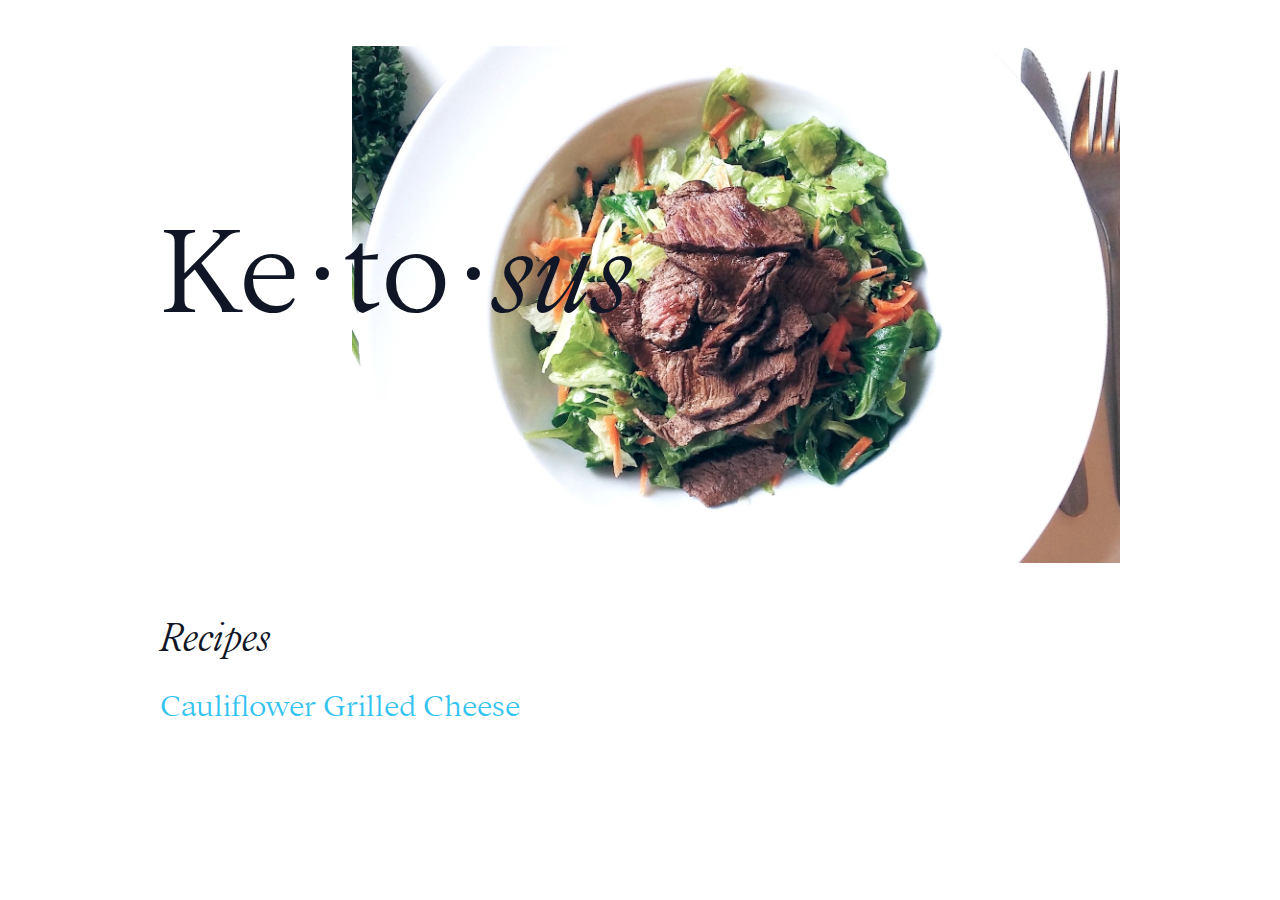
<file: index.html>
<!DOCTYPE html>
<html lang="en">
<head>

  <meta charset="utf-8">
  <title>Ketosus</title>
  <meta name="description" content="">
  <meta name="author" content="">

  <meta name="viewport" content="width=device-width, initial-scale=1">

  <link rel="stylesheet" href="css/normalize.css">
  <link rel="stylesheet" href="css/skeleton.css">
  <link rel="stylesheet" href="css/kylesheet.css">
  <link rel="apple-touch-icon-precomposed" sizes="57x57" href="favicons/apple-touch-icon-57x57.png" />
  <link rel="apple-touch-icon-precomposed" sizes="114x114" href="favicons/apple-touch-icon-114x114.png" />
  <link rel="apple-touch-icon-precomposed" sizes="72x72" href="favicons/apple-touch-icon-72x72.png" />
  <link rel="apple-touch-icon-precomposed" sizes="144x144" href="favicons/apple-touch-icon-144x144.png" />
  <link rel="apple-touch-icon-precomposed" sizes="60x60" href="favicons/apple-touch-icon-60x60.png" />
  <link rel="apple-touch-icon-precomposed" sizes="120x120" href="favicons/apple-touch-icon-120x120.png" />
  <link rel="apple-touch-icon-precomposed" sizes="76x76" href="favicons/apple-touch-icon-76x76.png" />
  <link rel="apple-touch-icon-precomposed" sizes="152x152" href="favicons/apple-touch-icon-152x152.png" />
  <link rel="icon" type="image/png" href="favicons/favicon-196x196.png" sizes="196x196" />
  <link rel="icon" type="image/png" href="favicons/favicon-96x96.png" sizes="96x96" />
  <link rel="icon" type="image/png" href="favicons/favicon-32x32.png" sizes="32x32" />
  <link rel="icon" type="image/png" href="favicons/favicon-16x16.png" sizes="16x16" />
  <link rel="icon" type="image/png" href="favicons/favicon-128.png" sizes="128x128" />
  <meta name="application-name" content="&nbsp;"/>
  <meta name="msapplication-TileColor" content="#FFFFFF" />
  <meta name="msapplication-TileImage" content="favicons/mstile-144x144.png" />
  <meta name="msapplication-square70x70logo" content="favicons/mstile-70x70.png" />
  <meta name="msapplication-square150x150logo" content="favicons/mstile-150x150.png" />
  <meta name="msapplication-wide310x150logo" content="favicons/mstile-310x150.png" />
  <meta name="msapplication-square310x310logo" content="favicons/mstile-310x310.png" />
</head>
<body>
  

  <div class="half-space"></div>

  <div class="container container--hero hero-container">
    <img src="images/steak-salad--faded.jpg" alt="" class="img-responsive image--hero">
    <h1 class="text--light text--hero">Ke&#8202;&middot;&#8202;to&#8202;&middot;&#8202;<em>sus</em></h1>
  </div>

  <div class="container">
    <div class="row">
      <h3><em>Recipes</em></h3>
      <h4 class="text--light"><a href="cauliflower-grilled-cheese.html">Cauliflower Grilled Cheese</a></h4>
    </div>
  </div>
  
</body>
<script src='http://cdnjs.cloudflare.com/ajax/libs/jquery/2.1.3/jquery.min.js'></script>
<script src='js/app.js'></script>
<script>
;(function(){
  function id(v){return document.getElementById(v); }
  function loadbar() {
    var ovrl = id("loading-overlay"),
        prog = id("loading-progress"),
        stat = id("loading-progstat"),
        img = document.images,
        c = 0;
        tot = img.length;

    function imgLoaded(){
      c += 1;
      var perc = ((100/tot*c) << 0) +"%";
      prog.style.width = perc;
      stat.innerHTML = "Loading "+ perc;
      if(c===tot) return doneLoading();
    }
    function doneLoading(){
      ovrl.style.opacity = 0;
      setTimeout(function(){
        ovrl.style.display = "none";
      }, 1200);
    }
    for(var i=0; i<tot; i++) {
      var tImg     = new Image();
      tImg.onload  = imgLoaded;
      tImg.onerror = imgLoaded;
      tImg.src     = img[i].src;
    }
  }
  document.addEventListener('DOMContentLoaded', loadbar, false);
}());
</script>
</html>
</file>
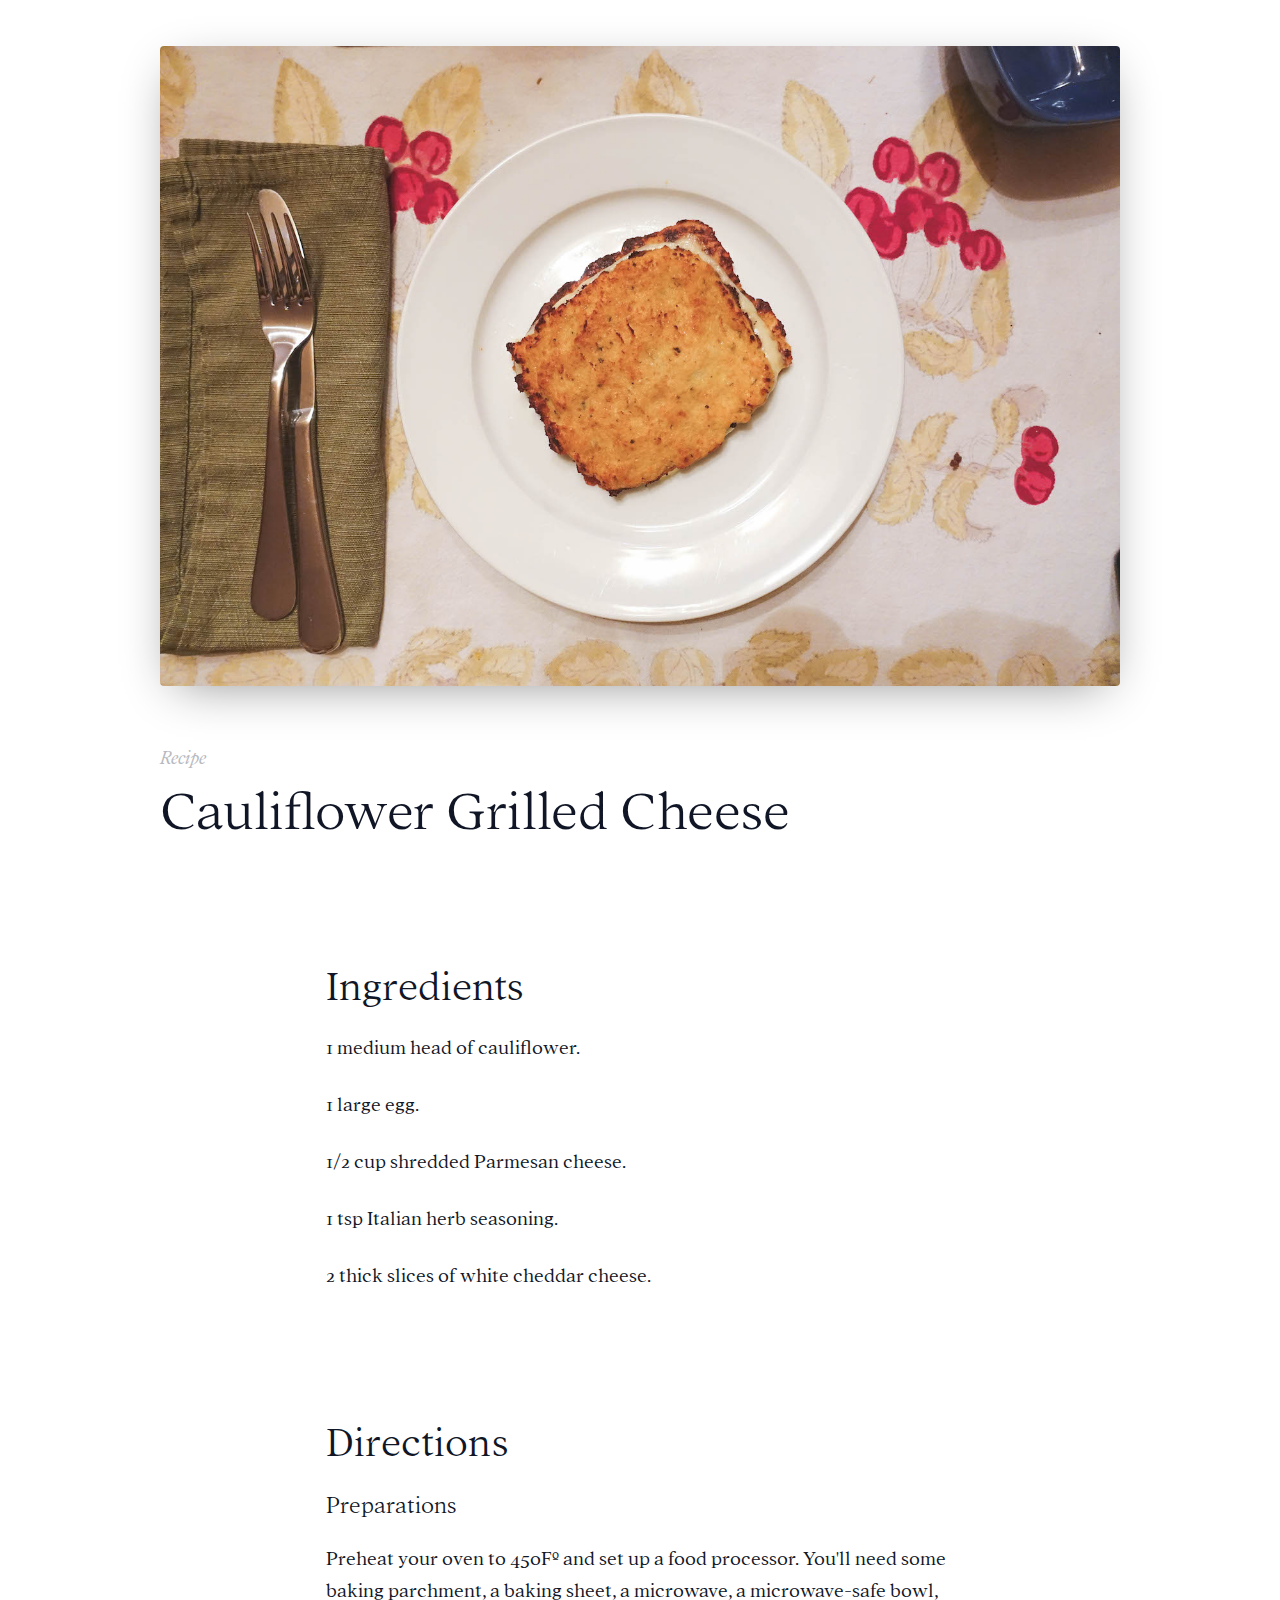
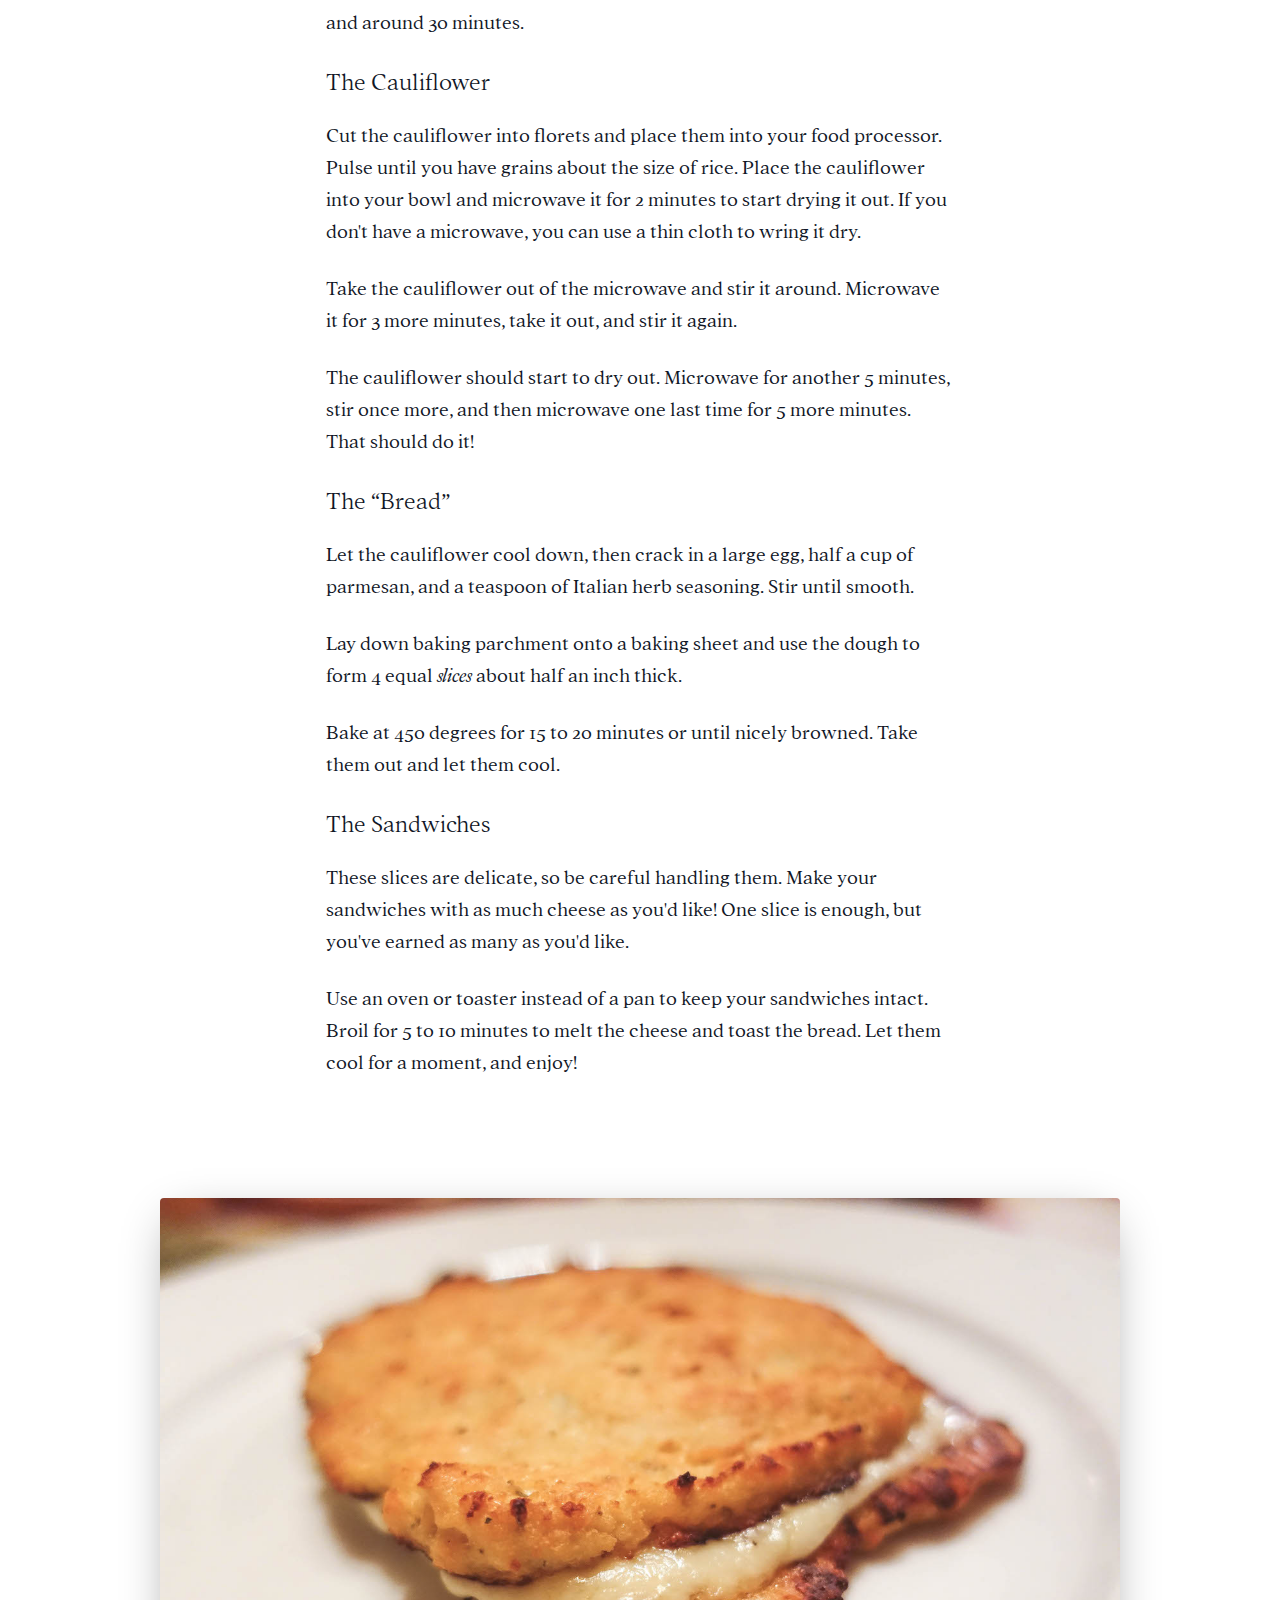
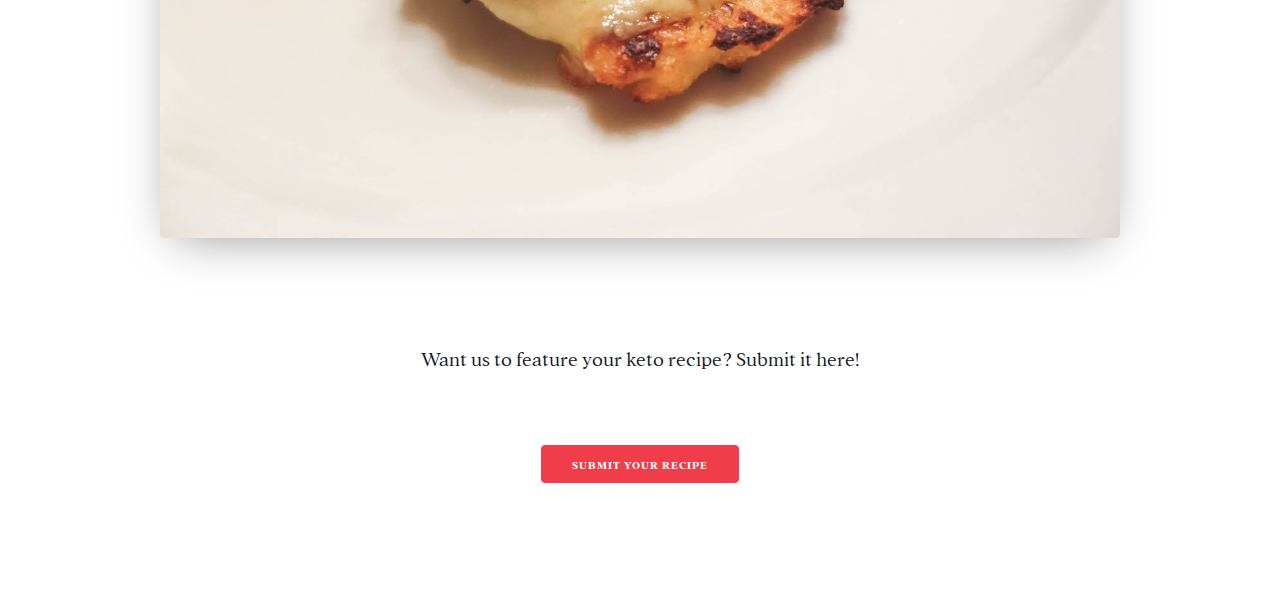
<file: cauliflower-grilled-cheese.html>
<!DOCTYPE html>
<html lang="en">
<head>

  <meta charset="utf-8">
  <title>Ketosus</title>
  <meta name="description" content="">
  <meta name="author" content="">

  <meta name="viewport" content="width=device-width, initial-scale=1">

  <link rel="stylesheet" href="css/normalize.css">
  <link rel="stylesheet" href="css/skeleton.css">
  <link rel="stylesheet" href="css/kylesheet.css">
  <link rel="apple-touch-icon-precomposed" sizes="57x57" href="favicons/apple-touch-icon-57x57.png" />
  <link rel="apple-touch-icon-precomposed" sizes="114x114" href="favicons/apple-touch-icon-114x114.png" />
  <link rel="apple-touch-icon-precomposed" sizes="72x72" href="favicons/apple-touch-icon-72x72.png" />
  <link rel="apple-touch-icon-precomposed" sizes="144x144" href="favicons/apple-touch-icon-144x144.png" />
  <link rel="apple-touch-icon-precomposed" sizes="60x60" href="favicons/apple-touch-icon-60x60.png" />
  <link rel="apple-touch-icon-precomposed" sizes="120x120" href="favicons/apple-touch-icon-120x120.png" />
  <link rel="apple-touch-icon-precomposed" sizes="76x76" href="favicons/apple-touch-icon-76x76.png" />
  <link rel="apple-touch-icon-precomposed" sizes="152x152" href="favicons/apple-touch-icon-152x152.png" />
  <link rel="icon" type="image/png" href="favicons/favicon-196x196.png" sizes="196x196" />
  <link rel="icon" type="image/png" href="favicons/favicon-96x96.png" sizes="96x96" />
  <link rel="icon" type="image/png" href="favicons/favicon-32x32.png" sizes="32x32" />
  <link rel="icon" type="image/png" href="favicons/favicon-16x16.png" sizes="16x16" />
  <link rel="icon" type="image/png" href="favicons/favicon-128.png" sizes="128x128" />
  <meta name="application-name" content="&nbsp;"/>
  <meta name="msapplication-TileColor" content="#FFFFFF" />
  <meta name="msapplication-TileImage" content="favicons/mstile-144x144.png" />
  <meta name="msapplication-square70x70logo" content="favicons/mstile-70x70.png" />
  <meta name="msapplication-square150x150logo" content="favicons/mstile-150x150.png" />
  <meta name="msapplication-wide310x150logo" content="favicons/mstile-310x150.png" />
  <meta name="msapplication-square310x310logo" content="favicons/mstile-310x310.png" />
</head>
<body>
  

  <div class="half-space"></div>

  <div class="container container--hero">
    <div class="row">
      <img src="images/cauliflower-grilled-cheese.jpg" alt="" class="img-responsive kyle-shadow">
    </div>
    <div class="half-space"></div>
    <div class="row">
      <div class="twelve columns">
        <p class="no-bottom kyle-gray"><em>Recipe</em></p>
        <h1 class="text--light">Cauliflower Grilled Cheese</h1>
      </div>
    </div>
  </div>

  <div class="space"></div>

  <div class="container">
    <div class="row">
      <div class="eight columns offset-by-two">
        <h3 class="text--light">Ingredients</h3>
        <p>1 medium head of cauliflower.</p>
        <p>1 large egg.</p>
        <p>1/2 cup shredded Parmesan cheese.</p>
        <p>1 tsp Italian herb seasoning.</p>
        <p>2 thick slices of white cheddar cheese.</p>
      </div>
    </div>
  </div>

  <div class="space"></div>

  <div class="container">
    <div class="row">
      <div class="eight columns offset-by-two">
        <h3 class="text--light">Directions</h3>
        <h5 class="text--light">Preparations</h5>
        <p>Preheat your oven to 450Fº and set up a food processor. You'll need some baking parchment, a baking sheet, a microwave, a microwave-safe bowl, and around 30 minutes.</p>
        <h5 class="text--light">The Cauliflower</h5>
        <p>Cut the cauliflower into florets and place them into your food processor. Pulse until you have grains about the size of rice. Place the cauliflower into your bowl and microwave it for 2 minutes to start drying it out. If you don't have a microwave, you can use a thin cloth to wring it dry.</p>
        <p>Take the cauliflower out of the microwave and stir it around. Microwave it for 3 more minutes, take it out, and stir it again.</p>
        <p>The cauliflower should start to dry out. Microwave for another 5 minutes, stir once more, and then microwave one last time for 5 more minutes. That should do it!</p>
        <h5 class="text--light">The &ldquo;Bread&rdquo;</h5>
        <p>Let the cauliflower cool down, then crack in a large egg, half a cup of parmesan, and a teaspoon of Italian herb seasoning. Stir until smooth.</p>
        <p>Lay down baking parchment onto a baking sheet and use the dough to form 4 equal <em>slices</em> about half an inch thick.</p>
        <p>Bake at 450 degrees for 15 to 20 minutes or until nicely browned. Take them out and let them cool.</p>
        <h5 class="text--light">The Sandwiches</h5>
        <p>These slices are delicate, so be careful handling them. Make your sandwiches with as much cheese as you'd like! One slice is enough, but you've earned as many as you'd like.</p>
        <p>Use an oven or toaster instead of a pan to keep your sandwiches intact. Broil for 5 to 10 minutes to melt the cheese and toast the bread. Let them cool for a moment, and enjoy!</p>
      </div>
    </div>
  </div>

  <div class="space"></div>

  <div class="container">
    <img src="images/cauliflower-grilled-cheese-2.jpg" alt="" class="img-responsive kyle-shadow">
  </div>

  <div class="space"></div>

  <div class="container">
    <div class="row center">
      <p>Want us to feature your keto recipe? Submit it here!</p>
      <div class="half-space"></div>
      <a class="button button-primary" href="https://kyle389.typeform.com/to/bEIXvF" target="_blank">Submit Your Recipe</a>
    </div>
  </div>

  <div class="space"></div>
  
</body>
<script src='http://cdnjs.cloudflare.com/ajax/libs/jquery/2.1.3/jquery.min.js'></script>
<script src='js/app.js'></script>
<script>
;(function(){
  function id(v){return document.getElementById(v); }
  function loadbar() {
    var ovrl = id("loading-overlay"),
        prog = id("loading-progress"),
        stat = id("loading-progstat"),
        img = document.images,
        c = 0;
        tot = img.length;

    function imgLoaded(){
      c += 1;
      var perc = ((100/tot*c) << 0) +"%";
      prog.style.width = perc;
      stat.innerHTML = "Loading "+ perc;
      if(c===tot) return doneLoading();
    }
    function doneLoading(){
      ovrl.style.opacity = 0;
      setTimeout(function(){
        ovrl.style.display = "none";
      }, 1200);
    }
    for(var i=0; i<tot; i++) {
      var tImg     = new Image();
      tImg.onload  = imgLoaded;
      tImg.onerror = imgLoaded;
      tImg.src     = img[i].src;
    }
  }
  document.addEventListener('DOMContentLoaded', loadbar, false);
}());
</script>
</html>
</file>
<file: css/skeleton.css>
/*
* Skeleton V2.0.4
* Copyright 2014, Dave Gamache
* www.getskeleton.com
* Free to use under the MIT license.
* http://www.opensource.org/licenses/mit-license.php
* 12/29/2014
*/


/* Table of contents
––––––––––––––––––––––––––––––––––––––––––––––––––
- Grid
- Base Styles
- Typography
- Links
- Buttons
- Forms
- Lists
- Code
- Tables
- Spacing
- Utilities
- Clearing
- Media Queries
*/


/* Grid
–––––––––––––––––––––––––––––––––––––––––––––––––– */
.container {
  position: relative;
  width: 100%;
  max-width: 960px;
  margin: 0 auto;
  padding: 0 20px;
  box-sizing: border-box; }
.column,
.columns {
  width: 100%;
  float: left;
  box-sizing: border-box; }

/* For devices larger than 400px */
@media (min-width: 400px) {
  .container {
    width: 85%;
    padding: 0; }
}

/* For devices larger than 550px */
@media (min-width: 550px) {
  .container {
    width: 80%; }
  .column,
  .columns {
    margin-left: 4%; }
  .column:first-child,
  .columns:first-child {
    margin-left: 0; }

  .one.column,
  .one.columns                    { width: 4.66666666667%; }
  .two.columns                    { width: 13.3333333333%; }
  .three.columns                  { width: 22%;            }
  .four.columns                   { width: 30.6666666667%; }
  .five.columns                   { width: 39.3333333333%; }
  .six.columns                    { width: 48%;            }
  .seven.columns                  { width: 56.6666666667%; }
  .eight.columns                  { width: 65.3333333333%; }
  .nine.columns                   { width: 74.0%;          }
  .ten.columns                    { width: 82.6666666667%; }
  .eleven.columns                 { width: 91.3333333333%; }
  .twelve.columns                 { width: 100%; margin-left: 0; }

  .one-third.column               { width: 30.6666666667%; }
  .two-thirds.column              { width: 65.3333333333%; }

  .one-half.column                { width: 48%; }

  /* Offsets */
  .offset-by-one.column,
  .offset-by-one.columns          { margin-left: 8.66666666667%; }
  .offset-by-two.column,
  .offset-by-two.columns          { margin-left: 17.3333333333%; }
  .offset-by-three.column,
  .offset-by-three.columns        { margin-left: 26%;            }
  .offset-by-four.column,
  .offset-by-four.columns         { margin-left: 34.6666666667%; }
  .offset-by-five.column,
  .offset-by-five.columns         { margin-left: 43.3333333333%; }
  .offset-by-six.column,
  .offset-by-six.columns          { margin-left: 52%;            }
  .offset-by-seven.column,
  .offset-by-seven.columns        { margin-left: 60.6666666667%; }
  .offset-by-eight.column,
  .offset-by-eight.columns        { margin-left: 69.3333333333%; }
  .offset-by-nine.column,
  .offset-by-nine.columns         { margin-left: 78.0%;          }
  .offset-by-ten.column,
  .offset-by-ten.columns          { margin-left: 86.6666666667%; }
  .offset-by-eleven.column,
  .offset-by-eleven.columns       { margin-left: 95.3333333333%; }

  .offset-by-one-third.column,
  .offset-by-one-third.columns    { margin-left: 34.6666666667%; }
  .offset-by-two-thirds.column,
  .offset-by-two-thirds.columns   { margin-left: 69.3333333333%; }

  .offset-by-one-half.column,
  .offset-by-one-half.columns     { margin-left: 52%; }

}


/* Base Styles
–––––––––––––––––––––––––––––––––––––––––––––––––– */
/* NOTE
html is set to 62.5% so that all the REM measurements throughout Skeleton
are based on 10px sizing. So basically 1.5rem = 15px :) */
html {
  font-size: 62.5%; }
body {
  font-size: 2em; /* currently ems cause chrome bug misinterpreting rems on body element */
  line-height: 1.6;
  font-weight: 300;
  font-family: "A-Serif", "Raleway", "HelveticaNeue", "Helvetica Neue", Helvetica, Arial, sans-serif;
  color: #222; }

/* Typography
–––––––––––––––––––––––––––––––––––––––––––––––––– */
h1, h2, h3, h4, h5, h6 {
  margin-top: 0;
  margin-bottom: 2rem;}
h1 { font-size: 4.6rem; line-height: 1.2;  letter-spacing: 0;}
h2 { font-size: 3.2rem; line-height: 1.25; letter-spacing: 0; }
h3 { font-size: 3.2rem; line-height: 1.3;  letter-spacing: 0; }
h4 { font-size: 2.6rem; line-height: 1.35; letter-spacing: 0; }
h5 { font-size: 2.4rem; line-height: 1.5;  letter-spacing: 0; }
h6 { font-size: 1.5rem; line-height: 1.6;  letter-spacing: 0; }

/* Larger than phablet */
@media (min-width: 550px) {
  h1 { font-size: 5.6rem; }
  h2 { font-size: 4.8rem; }
  h3 { font-size: 4.2rem; }
  h4 { font-size: 3.2rem; }
  h5 { font-size: 2.4rem; }
  h6 { font-size: 1.5rem; }
}

p {
  margin-top: 0; }


/* Links
–––––––––––––––––––––––––––––––––––––––––––––––––– */
a {
  color: #1EAEDB; }
a:hover {
  color: #0FA0CE; }


/* Buttons
–––––––––––––––––––––––––––––––––––––––––––––––––– */
.button,
button,
input[type="submit"],
input[type="reset"],
input[type="button"] {
  display: inline-block;
  height: 38px;
  padding: 0 30px;
  color: #555;
  text-align: center;
  font-size: 11px;
  font-weight: 600;
  line-height: 38px;
  letter-spacing: .1rem;
  text-transform: uppercase;
  text-decoration: none;
  white-space: nowrap;
  background-color: transparent;
  border-radius: 4px;
  border: 1px solid #bbb;
  cursor: pointer;
  box-sizing: border-box; }
.button:hover,
button:hover,
input[type="submit"]:hover,
input[type="reset"]:hover,
input[type="button"]:hover,
.button:focus,
button:focus,
input[type="submit"]:focus,
input[type="reset"]:focus,
input[type="button"]:focus {
  color: #333;
  border-color: #888;
  outline: 0; }
.button.button-primary,
button.button-primary,
input[type="submit"].button-primary,
input[type="reset"].button-primary,
input[type="button"].button-primary {
  color: #FFF;
  background-color: #EF3E4A;
  border-color: #EF3E4A; }
.button.button-primary:hover,
button.button-primary:hover,
input[type="submit"].button-primary:hover,
input[type="reset"].button-primary:hover,
input[type="button"].button-primary:hover,
.button.button-primary:focus,
button.button-primary:focus,
input[type="submit"].button-primary:focus,
input[type="reset"].button-primary:focus,
input[type="button"].button-primary:focus {
  color: #FFF;
  background-color: #D41D29;
  border-color: #D41D29; }


/* Forms
–––––––––––––––––––––––––––––––––––––––––––––––––– */
input[type="email"],
input[type="number"],
input[type="search"],
input[type="text"],
input[type="tel"],
input[type="url"],
input[type="password"],
textarea,
select {
  height: 38px;
  padding: 6px 10px; /* The 6px vertically centers text on FF, ignored by Webkit */
  background-color: #fff;
  border: 1px solid #D1D1D1;
  border-radius: 4px;
  box-shadow: none;
  box-sizing: border-box; }
/* Removes awkward default styles on some inputs for iOS */
input[type="email"],
input[type="number"],
input[type="search"],
input[type="text"],
input[type="tel"],
input[type="url"],
input[type="password"],
textarea {
  -webkit-appearance: none;
     -moz-appearance: none;
          appearance: none; }
textarea {
  min-height: 65px;
  padding-top: 6px;
  padding-bottom: 6px; }
input[type="email"]:focus,
input[type="number"]:focus,
input[type="search"]:focus,
input[type="text"]:focus,
input[type="tel"]:focus,
input[type="url"]:focus,
input[type="password"]:focus,
textarea:focus,
select:focus {
  border: 1px solid #33C3F0;
  outline: 0; }
label,
legend {
  display: block;
  margin-bottom: .5rem;
  font-weight: 600; }
fieldset {
  padding: 0;
  border-width: 0; }
input[type="checkbox"],
input[type="radio"] {
  display: inline; }
label > .label-body {
  display: inline-block;
  margin-left: .5rem;
  font-weight: normal; }


/* Lists
–––––––––––––––––––––––––––––––––––––––––––––––––– */
ul {
  list-style: circle inside; }
ol {
  list-style: decimal inside; }
ol, ul {
  padding-left: 0;
  margin-top: 0; }
ul ul,
ul ol,
ol ol,
ol ul {
  margin: 1.5rem 0 1.5rem 3rem;
  font-size: 90%; }
li {
  margin-bottom: 1rem;
  list-style-position: outside; 
  margin-left: 2rem;}


/* Code
–––––––––––––––––––––––––––––––––––––––––––––––––– */
code {
  padding: .2rem .5rem;
  margin: 0 .2rem;
  font-size: 90%;
  white-space: nowrap;
  background: #F1F1F1;
  border: 1px solid #E1E1E1;
  border-radius: 4px; }
pre > code {
  display: block;
  padding: 1rem 1.5rem;
  white-space: pre; }


/* Tables
–––––––––––––––––––––––––––––––––––––––––––––––––– */
th,
td {
  padding: 12px 15px;
  text-align: left;
  border-bottom: 1px solid #E1E1E1; }
th:first-child,
td:first-child {
  padding-left: 0; }
th:last-child,
td:last-child {
  padding-right: 0; }


/* Spacing
–––––––––––––––––––––––––––––––––––––––––––––––––– */
button,
.button {
  margin-bottom: 1rem; }
input,
textarea,
select,
fieldset {
  margin-bottom: 1.5rem; }
pre,
blockquote,
dl,
figure,
table,
p,
ul,
ol,
form {
  margin-bottom: 2.5rem; }


/* Utilities
–––––––––––––––––––––––––––––––––––––––––––––––––– */
.u-full-width {
  width: 100%;
  box-sizing: border-box; }
.u-max-full-width {
  max-width: 100%;
  box-sizing: border-box; }
.u-pull-right {
  float: right; }
.u-pull-left {
  float: left; }


/* Misc
–––––––––––––––––––––––––––––––––––––––––––––––––– */
hr {
  margin-top: 3rem;
  margin-bottom: 3.5rem;
  border-width: 0;
  border-top: 1px solid #E1E1E1; }


/* Clearing
–––––––––––––––––––––––––––––––––––––––––––––––––– */

/* Self Clearing Goodness */
.container:after,
.row:after,
.u-cf {
  content: "";
  display: table;
  clear: both; }


/* Media Queries
–––––––––––––––––––––––––––––––––––––––––––––––––– */
/*
Note: The best way to structure the use of media queries is to create the queries
near the relevant code. For example, if you wanted to change the styles for buttons
on small devices, paste the mobile query code up in the buttons section and style it
there.
*/


/* Larger than mobile */
@media (min-width: 400px) {}

/* Larger than phablet (also point when grid becomes active) */
@media (min-width: 550px) {}

/* Larger than tablet */
@media (min-width: 750px) {}

/* Larger than desktop */
@media (min-width: 1000px) {}

/* Larger than Desktop HD */
@media (min-width: 1200px) {}
</file>
<file: css/kylesheet.css>
@font-face {
  font-family: 'A-Serif';
  src: url('../fonts/A-Light.eot');
  src: url('../fonts/A-Light.woff2') format('woff2'), 
       url('../fonts/A-Light.woff') format('woff');
  font-weight: 300;
  font-style: normal;
}

@font-face {
  font-family: 'A-Serif';
  src: url('../fonts/A-LightItalic.eot');
  src: url('../fonts/A-LightItalic.woff2') format('woff2'), 
       url('../fonts/A-LightItalic.woff') format('woff');
  font-weight: 300;
  font-style: italic;
}

@font-face {
  font-family: 'A-Serif';
  src: url('../fonts/A-Bold.eot'); 
  src: url('../fonts/A-Bold.woff2') format('woff2'), 
       url('../fonts/A-Bold.woff') format('woff');
  font-weight: 900;
  font-style: normal;
}

@font-face {
  font-family: 'A-Serif';
  src: url('../fonts/A-BoldItalic.eot'); 
  src: url('../fonts/A-BoldItalic.woff2') format('woff2'), 
       url('../fonts/A-BoldItalic.woff') format('woff');
  font-weight: 900;
  font-style: italic;
}

@font-face {
  font-family: 'A-Serif';
  src: url('../fonts/A-Thin.eot');
  src: url('../fonts/A-Thin.woff2') format('woff2'), 
       url('../fonts/A-Thin.woff') format('woff');
  font-weight: 100;
  font-style: normal;
}

@font-face {
  font-family: 'A-Serif';
  src: url('../fonts/A-ThinItalic.eot');
  src: url('../fonts/A-ThinItalic.woff2') format('woff2'), 
       url('../fonts/A-ThinItalic.woff') format('woff');
  font-weight: 100;
  font-style: italic;
}

html {
	height: 100%;
}
body {
	height: 100%;
	font-family: "A-Serif", "Helvetica Neue", "Yantramanav";
	color: #101626;
	background-color: #ffffff;
}
#loading-overlay{
  position:fixed;
  z-index:99999;
  top:0;
  left:0;
  bottom:0;
  right:0;
  transition: 1s 0.4s;
}
#loading-progress{
  height:2px;
  background:#33C3F0;
  position:absolute;
  width:0;
  top:0;
}
#loading-progstat{
  display: none
}
.pull-left {
  float: left;
}
.pull-right {
  float: right;
}
.center {
  text-align: center;
}
.announcement {
  text-align: center;
  color: #fff;
  background-color: #4967B3;
}
.portfolio-link {
  margin-top: 20px;
  float: right;
}
.portfolio-link a {
  color: #33C3F0;
  border: none;
}
.kyle-blue {
	color: #33C3F0;
}
.kyle-white {
	color: #FFFFFA;
}
.gone-blue {
  color: #44b6ff;
}
.gray {
  color: #909090;
}
.kyle-gray {
  color: #B7B9BE;
}
.smaller {
  font-size: .9em
}
.smallest {
  font-size: .8em;
}
.kyle-shadow {
  border-radius: 4px;
  -webkit-box-shadow: 0px 12px 48px -16px rgba(135,135,135,1);
  -moz-box-shadow: 0px 12px 48px -16px rgba(135,135,135,1);
  box-shadow: 0px 12px 48px -16px rgba(135,135,135,1);
}
.shadow {
  border: 1px solid #E0E3E4;
/*   -webkit-box-shadow: 3px 3px 10px 1px rgba(0,0,0,0.15);
-moz-box-shadow: 3px 3px 10px 1px rgba(0,0,0,0.15);
box-shadow: 3px 3px 10px 1px rgba(0,0,0,0.15);
 */}
h1, h2 {
	font-weight: 900;
}
h3 {
  font-weight: 100;
}
a {
	text-decoration: none;
	color: #33C3F0;
}
a:hover {
	color: #1EAEDB;
}
.hero-container {
	display: block;
	position: relative;
	height: 60vh;
  min-height:560px;
  max-height:960px;
}
.stratifi-container img {
  border: 1px solid #eee;
}
.portfolio-item {
	width: 100%;
}
.cover {
	display: inline-block;
	float: left;
	width: 50px;
	height: 50px;
	background-size: cover;
	background-position: center center;
	background-repeat: no-repeat;
	margin: 5px;
}
.track {
	float: left;
	display: inline-block;	
	text-align: left;
	padding: 10px 0px 0px 5px;
	height: 100%;
  line-height: 21px;
}
@media (max-width: 380px) {
  .track {
    max-width: 20%;
    white-space: nowrap;
  }
  
}
@media (max-width: 630px) {
  h1 {
    font-size: 56px;
  }
}
.close {
	float: right;
}
#footer {
   position:fixed;
   left:0px;
   bottom:0px;
   width:100%;
   background:#ffffff;
   border-top: 1px solid #eee;
}
#footer a {
  color: #101626;
}
#footer a:hover {
  color: #5477CF;
}
/* IE 6 */
* html #footer {
   position:absolute;
   top:expression((0-(footer.offsetHeight)+(document.documentElement.clientHeight ? document.documentElement.clientHeight : document.body.clientHeight)+(ignoreMe = document.documentElement.scrollTop ? document.documentElement.scrollTop : document.body.scrollTop))+'px');
}
.close {
  background-color: #fffffa;
  position: relative;
  display: inline-block;
  width: 30px;
  height: 30px;
  overflow: hidden;
  margin: 15px 20px;
}
.white-bg {
  background-color: #fffffa;
}
.close:hover {
	cursor: pointer;
}
.close:hover::before, .close:hover::after {
  background: #4967B3;

}
.close::before, .close::after {
  content: '';
  position: absolute;
  height: 1px;
  width: 100%;
  top: 50%;
  left: 0;
  margin-top: -1px;
  background: #CBCDD0;
}
.close::before {
  -webkit-transform: rotate(45deg);
  -moz-transform: rotate(45deg);
  -ms-transform: rotate(45deg);
  -o-transform: rotate(45deg);
  transform: rotate(45deg);
}
.close::after {
  -webkit-transform: rotate(-45deg);
  -moz-transform: rotate(-45deg);
  -ms-transform: rotate(-45deg);
  -o-transform: rotate(-45deg);
  transform: rotate(-45deg);
}
.close.pointy::Before, .close.pointy::after {
  width: 200%;
  left: -50%;
}
.sidebar-image {
  text-align: center;
}
.sidebar-image img{
  width: 100%;
  max-width: 1260px;
}
.animated {
  -webkit-animation-duration: 1s;
  animation-duration: 1s;
  -webkit-animation-fill-mode: both;
  animation-fill-mode: both;
}
@-webkit-keyframes slideInUp {
  0% {
    -webkit-transform: translate3d(0, 100%, 0);
    transform: translate3d(0, 100%, 0);
    visibility: visible;
  }

  100% {
    -webkit-transform: translate3d(0, 0, 0);
    transform: translate3d(0, 0, 0);
  }
}

@keyframes slideInUp {
  0% {
    -webkit-transform: translate3d(0, 100%, 0);
    transform: translate3d(0, 100%, 0);
    visibility: visible;
  }

  100% {
    -webkit-transform: translate3d(0, 0, 0);
    transform: translate3d(0, 0, 0);
  }
}

.slideInUp {
  -webkit-animation-name: slideInUp;
  animation-name: slideInUp;
}
#footer {
	-webkit-animation-delay: 3s;
	-moz-animation-delay: 3s;
	animation-delay: 3s;
}
.space {
  height: 96px;
}
@media (max-width: 550px) {
  .space {
    height: 64px;
  }
}
.half-space {
  height: 46px;
}
.img-responsive {
  width: 100%;
}
.spacing {
  padding-top: 15%;
  padding-bottom: 15%;
}
.no-top {
  margin-top: 0;
  padding-top: 0;
}
.no-bottom {
  margin-bottom: 0;
  padding-bottom: 0;
}
.navbar {
  position: fixed;
  height: 48px;
  width: 100%;
  border-bottom: 1px solid #F6F6F7;
  background: #fff;
  z-index:100;
}
.navbar-space {
  height:48px;
  width: 100%;
}
.navbox {
  display: none;
}
@media (max-width: 800px) {
  .navbar {
    display: none;
  }
  .navbox {
    display: block;
  }
}
.lp-bar {
  position: absolute;
  z-index:5;
  top:0;
  width: 100%;
  height: .5rem;
  /* Permalink - use to edit and share this gradient: http://colorzilla.com/gradient-editor/#96bac1+0,b7e3e4+100 */
  background: #33C3F0;
}

.lp-bar-space {
  height: .5rem;
  width: 100%;
}

.image--faded {
  opacity: .8;
}

.text--light {
  font-weight: 100;
}

.container--hero {
  position: relative;
}
.container--hero .image--hero {
  position: absolute;
  width: 80%;
  right: 0;
}
.container--hero .text--hero {
  position: absolute;
  z-index:10;
  font-size: 128px;
  top:15vh;
}
</file>
